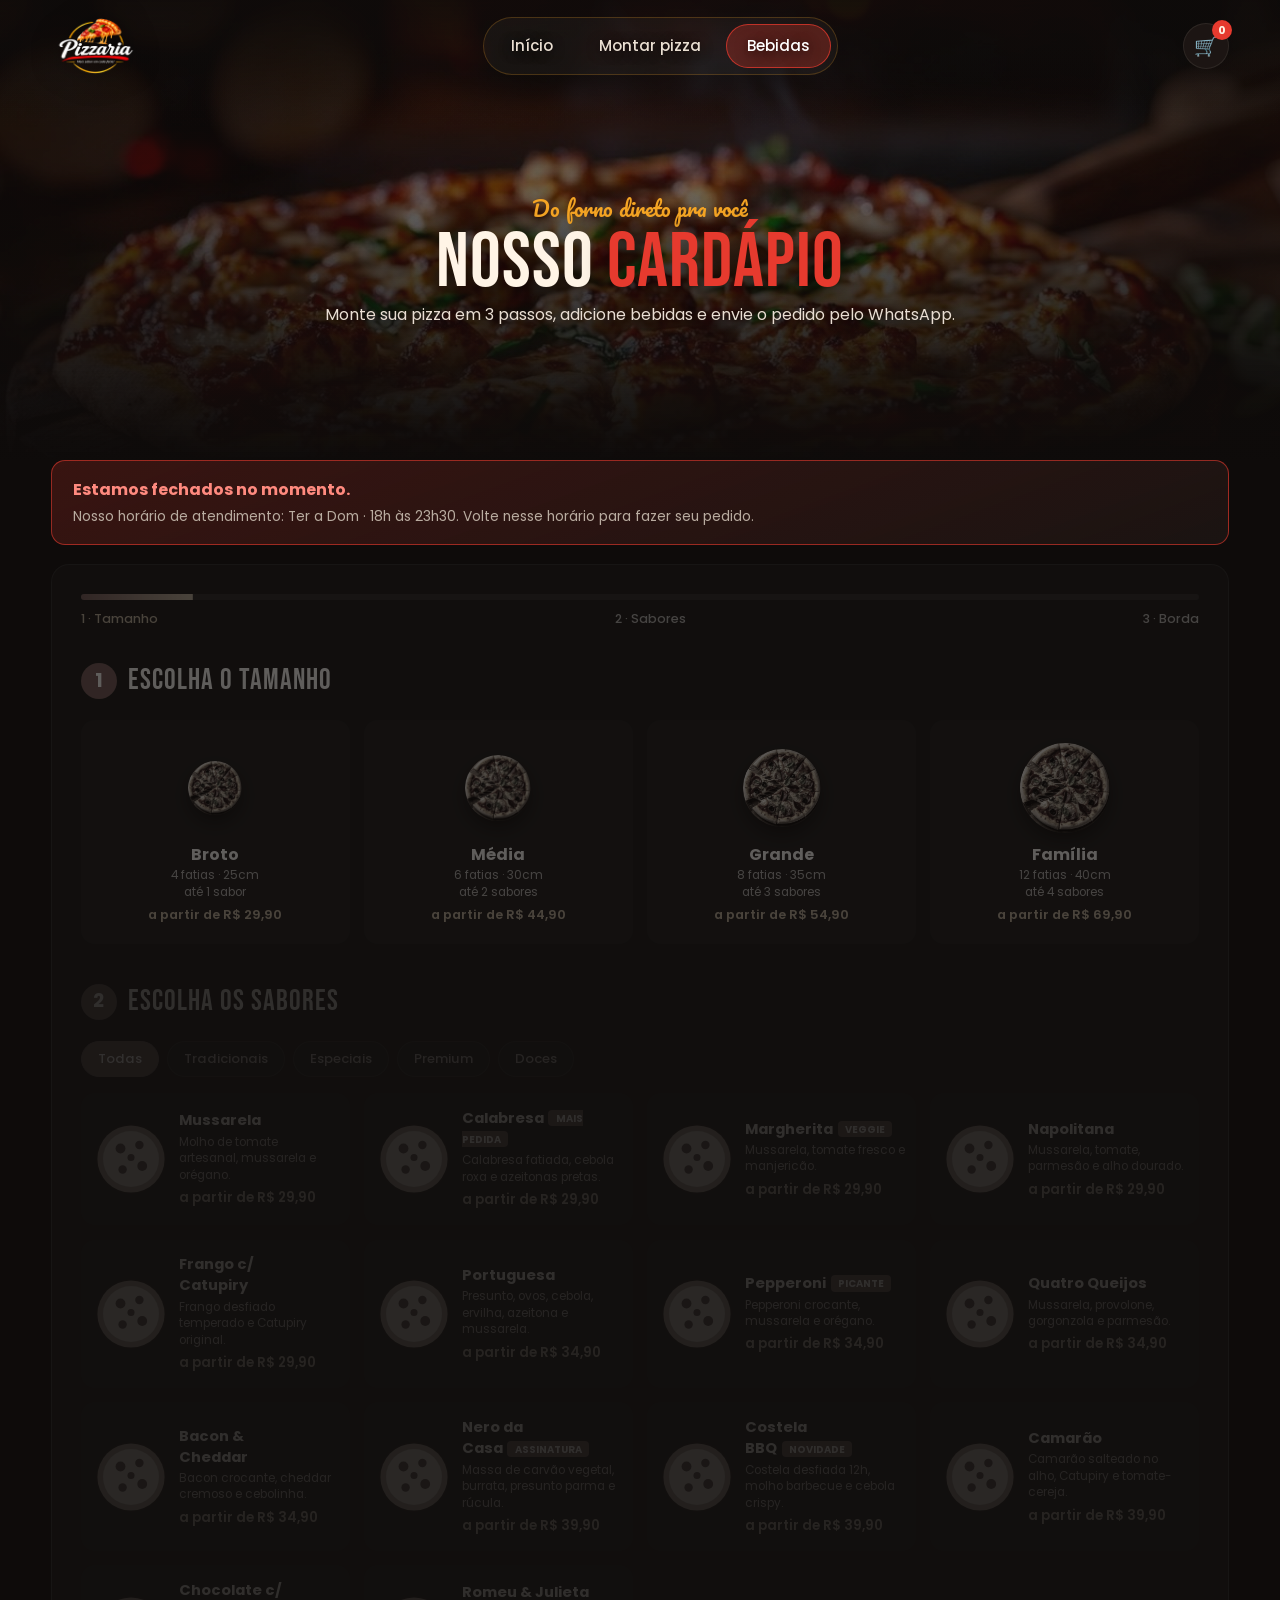
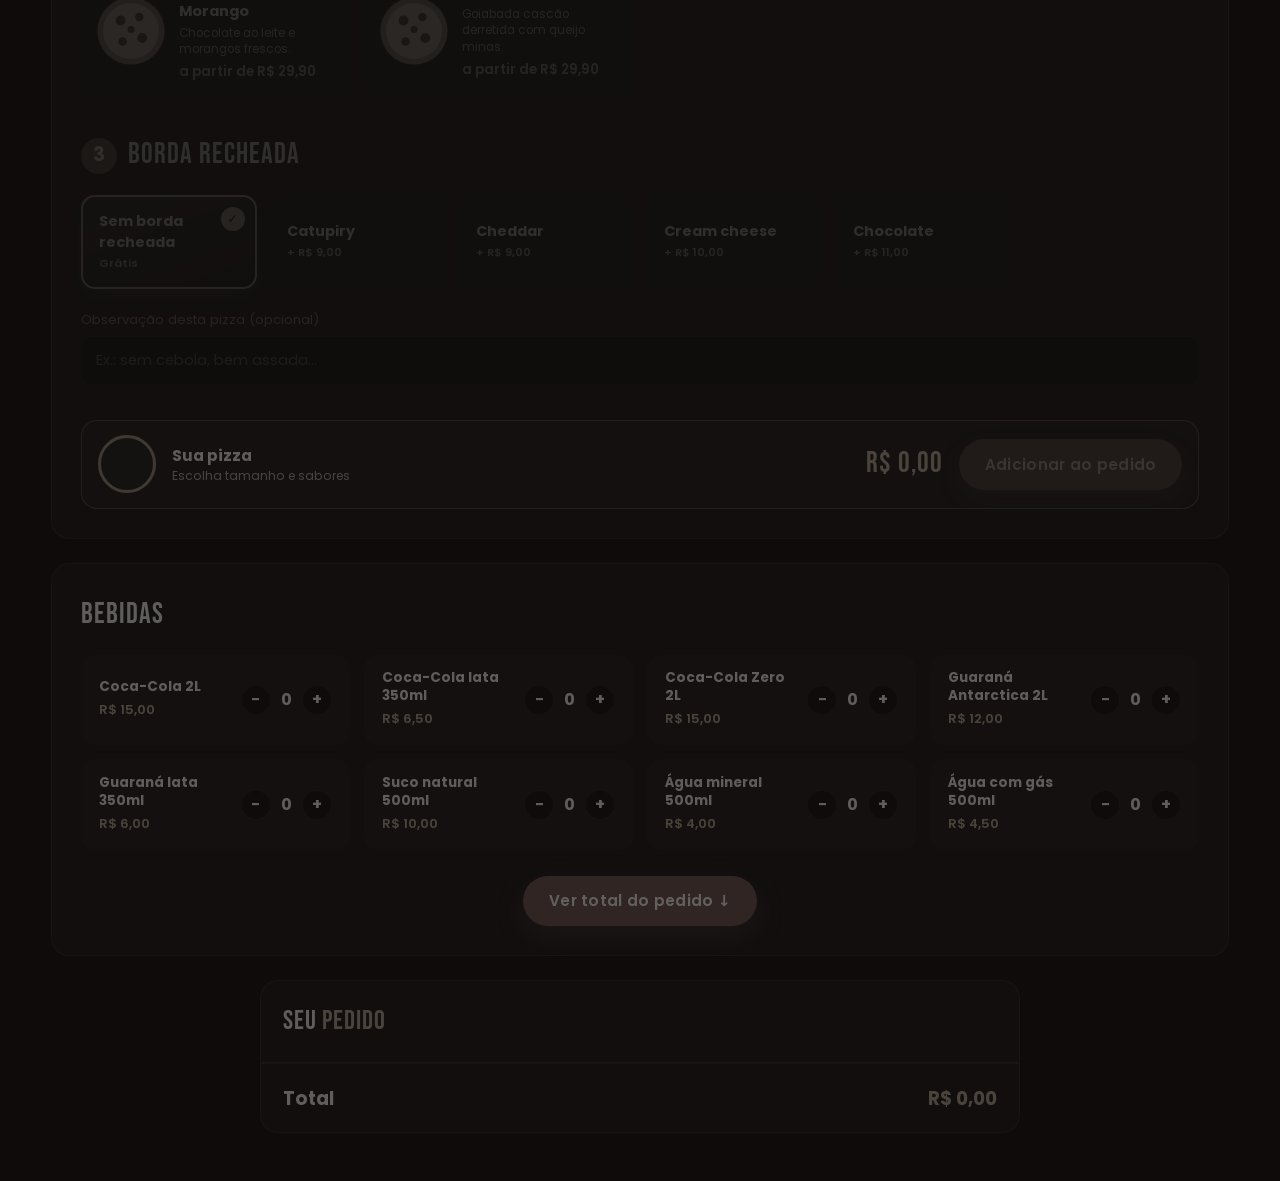
<file: cardapio.html>
<!DOCTYPE html>
<html lang="pt-BR">
<head>
  <meta charset="UTF-8">
  <meta name="viewport" content="width=device-width, initial-scale=1.0">
  <title>Cardápio · Pizzaria</title>
  <meta name="description" content="Monte sua pizza: escolha tamanho, sabores, borda e bebida. Envie o pedido direto pelo WhatsApp.">
  <meta name="theme-color" content="#0e0b0a">
  <link rel="manifest" href="manifest.webmanifest">
  <link rel="icon" type="image/png" sizes="192x192" href="img/icons/icon-192.png">
  <link rel="apple-touch-icon" href="img/icons/apple-touch-icon.png">
  <meta name="apple-mobile-web-app-capable" content="yes">
  <meta name="mobile-web-app-capable" content="yes">
  <meta name="apple-mobile-web-app-title" content="Pizzaria">
  <meta name="apple-mobile-web-app-status-bar-style" content="black">
  <link rel="preconnect" href="https://fonts.googleapis.com">
  <link rel="preconnect" href="https://fonts.gstatic.com" crossorigin>
  <link href="https://fonts.googleapis.com/css2?family=Bebas+Neue&family=Pacifico&family=Poppins:wght@300;400;500;600;700&display=swap" rel="stylesheet">
  <link rel="stylesheet" href="css/style.css">
  <link rel="stylesheet" href="css/cardapio.css">
</head>
<body>

  <header class="header" id="header">
    <div class="container">
      <a href="index.html" class="logo">
        <img src="img/logo.png" alt="Pizzaria" class="logo-img" width="720" height="480">
      </a>
      <nav class="nav" id="nav">
        <a href="index.html">Início</a>
        <a href="#montar" class="active">Montar pizza</a>
        <a href="#bebidas">Bebidas</a>
      </nav>
      <div class="header-actions">
        <button class="cart-btn" id="cartOpen" aria-label="Abrir carrinho">
          🛒 <span class="cart-count" id="cartCount">0</span>
        </button>
        <button class="menu-toggle" id="menuToggle" aria-label="Abrir menu">☰</button>
      </div>
    </div>
  </header>

  <section class="menu-hero">
    <div class="container">
      <p class="script">Do forno direto pra você</p>
      <h1>NOSSO <span class="hl-red">CARDÁPIO</span></h1>
      <p class="muted">Monte sua pizza em 3 passos, adicione bebidas e envie o pedido pelo WhatsApp.</p>
    </div>
  </section>

  <main class="container menu-layout">
    <div class="menu-main">
      <div class="aviso-fechado" id="avisoFechado" role="status" hidden>
        <strong>Estamos fechados no momento.</strong>
        <span>Nosso horário de atendimento: <span class="js-horario"></span>. Volte nesse horário para fazer seu pedido.</span>
      </div>

      <!-- MONTADOR DE PIZZA -->
      <section class="builder" id="montar">
        <div class="steps-bar">
          <div class="progress"><span id="progressFill"></span></div>
          <div class="steps-labels">
            <span class="step-dot active" data-step="1">1 · Tamanho</span>
            <span class="step-dot" data-step="2">2 · Sabores</span>
            <span class="step-dot" data-step="3">3 · Borda</span>
          </div>
        </div>

        <!-- Passo 1 -->
        <div class="step" id="step1">
          <h2 class="step-title"><span>1</span> Escolha o tamanho</h2>
          <div class="sizes" id="sizes"></div>
        </div>

        <!-- Passo 2 -->
        <div class="step" id="step2">
          <h2 class="step-title"><span>2</span> Escolha os sabores <small id="flavorHint"></small></h2>
          <div class="tabs" id="tabs">
            <button class="tab active" data-cat="todas">Todas</button>
            <button class="tab" data-cat="tradicional" id="tradicional">Tradicionais</button>
            <button class="tab" data-cat="especial" id="especial">Especiais</button>
            <button class="tab" data-cat="premium" id="premium">Premium</button>
            <button class="tab" data-cat="doce" id="doce">Doces</button>
          </div>
          <div class="flavors" id="flavors"></div>
        </div>

        <!-- Passo 3 -->
        <div class="step" id="step3">
          <h2 class="step-title" id="bordas"><span>3</span> Borda recheada</h2>
          <div class="borders" id="borders"></div>
          <label class="obs-label" for="pizzaObs">Observação desta pizza (opcional)</label>
          <input class="input" id="pizzaObs" maxlength="120" placeholder="Ex.: sem cebola, bem assada...">
        </div>

        <!-- Resumo da pizza em montagem -->
        <div class="pizza-preview" id="pizzaPreview">
          <div class="mini-pizza" id="miniPizza"></div>
          <div class="pp-info">
            <strong id="ppTitle">Sua pizza</strong>
            <small id="ppDesc">Escolha tamanho e sabores</small>
          </div>
          <div class="pp-price" id="ppPrice">R$ 0,00</div>
          <button class="btn btn-red shine" id="addPizza" disabled>Adicionar ao pedido</button>
        </div>
      </section>

      <!-- BEBIDAS -->
      <section class="drinks-section" id="bebidas">
        <h2 class="step-title">Bebidas</h2>
        <div class="drinks" id="drinks"></div>
        <div class="go-total"><button type="button" class="btn btn-red shine" id="goTotal">Ver total do pedido ↓</button></div>
      </section>
    </div>

    <!-- CARRINHO -->
    <aside class="cart" id="cart" aria-label="Seu pedido">
      <div class="cart-head">
        <h3>SEU <span class="hl">PEDIDO</span></h3>
        <button class="cart-close" id="cartClose" aria-label="Fechar carrinho">✕</button>
      </div>
      <div class="cart-items" id="cartItems"></div>
      <div class="cart-foot">
        <div class="row"><span>Subtotal</span><span id="subtotal">R$ 0,00</span></div>
        <div class="row"><span>Taxa de entrega</span><span id="taxa">R$ 0,00</span></div>
        <div class="row total"><span>Total</span><span id="total">R$ 0,00</span></div>
        <button class="btn btn-gold btn-block shine" id="goCheckout" disabled>Finalizar pedido →</button>
        <button class="clear-cart" id="clearCart">Limpar carrinho</button>
      </div>
    </aside>
  </main>

  <!-- Barra fixa mobile -->
  <div class="mobile-bar" id="mobileBar">
    <div><small><span id="mbCount">0</span> itens</small><strong id="mbTotal">R$ 0,00</strong></div>
    <button class="btn btn-gold btn-sm" id="mbOpen">Ver pedido</button>
  </div>
  <div class="backdrop" id="backdrop"></div>

  <!-- CHECKOUT -->
  <div class="modal" id="checkout" role="dialog" aria-modal="true" aria-labelledby="ckTitle">
    <div class="modal-box">
      <button class="modal-close" id="ckClose" aria-label="Fechar">✕</button>
      <h2 id="ckTitle">FINALIZAR <span class="hl">PEDIDO</span></h2>

      <form id="ckForm" novalidate>
        <fieldset>
          <legend>Seus dados</legend>
          <div class="grid-2">
            <div class="field"><label for="nome">Nome *</label><input class="input" id="nome" name="nome" required autocomplete="name"></div>
            <div class="field"><label for="tel">Telefone / WhatsApp *</label><input class="input" id="tel" name="tel" required inputmode="tel" placeholder="(11) 99999-9999" autocomplete="tel"></div>
          </div>
        </fieldset>

        <fieldset>
          <legend>Entrega ou retirada</legend>
          <div class="seg" id="tipoEntrega">
            <label><input type="radio" name="tipo" value="entrega" checked><span>Entrega</span></label>
            <label><input type="radio" name="tipo" value="retirada"><span>Retirar no balcão</span></label>
          </div>

          <div id="enderecoBox">
            <div class="grid-3">
              <div class="field"><label for="cep">CEP</label><input class="input" id="cep" name="cep" inputmode="numeric" placeholder="00000-000" maxlength="9"><small class="hint" id="cepHint"></small></div>
              <div class="field span-2"><label for="rua">Rua *</label><input class="input" id="rua" name="rua" required autocomplete="address-line1"></div>
            </div>
            <div class="grid-3">
              <div class="field"><label for="numero">Número *</label><input class="input" id="numero" name="numero" required></div>
              <div class="field span-2"><label for="bairro">Bairro *</label><input class="input" id="bairro" name="bairro" required></div>
            </div>
            <div class="grid-2">
              <div class="field"><label for="comp">Complemento</label><input class="input" id="comp" name="comp" placeholder="Apto, bloco..."></div>
              <div class="field"><label for="ref">Ponto de referência</label><input class="input" id="ref" name="ref"></div>
            </div>
          </div>
        </fieldset>

        <fieldset>
          <legend>Forma de pagamento</legend>
          <div class="pay-options">
            <label><input type="radio" name="pagamento" value="Pix" checked><span>Pix</span></label>
            <label><input type="radio" name="pagamento" value="Cartão de crédito"><span>Crédito</span></label>
            <label><input type="radio" name="pagamento" value="Cartão de débito"><span>Débito</span></label>
            <label><input type="radio" name="pagamento" value="Dinheiro"><span>Dinheiro</span></label>
          </div>
          <div class="field" id="trocoBox" hidden>
            <label for="troco">Troco para quanto?</label>
            <input class="input" id="troco" name="troco" inputmode="decimal" placeholder="Ex.: 100 (deixe vazio se não precisar)">
          </div>
          <p class="hint" id="pixInfo"></p>
          <p class="hint" id="cartaoInfo" hidden>A maquininha vai até você na entrega.</p>
        </fieldset>

        <fieldset>
          <legend>Observações</legend>
          <textarea class="input" id="obs" name="obs" rows="2" maxlength="300" placeholder="Algo mais que devemos saber?"></textarea>
        </fieldset>

        <div class="ck-summary" id="ckSummary"></div>

        <button type="submit" class="btn btn-wa btn-block shine">
          <svg viewBox="0 0 24 24" width="20" height="20" fill="currentColor"><path d="M17.5 14.4c-.3-.1-1.7-.8-2-.9-.3-.1-.5-.1-.7.1-.2.3-.8.9-.9 1.1-.2.2-.3.2-.6.1-.3-.1-1.2-.5-2.3-1.4-.9-.8-1.4-1.7-1.6-2-.2-.3 0-.5.1-.6l.4-.5c.1-.2.2-.3.3-.5.1-.2 0-.4 0-.5l-.9-2.2c-.2-.6-.5-.5-.7-.5h-.6c-.2 0-.5.1-.8.4-.3.3-1 1-1 2.5s1.1 2.9 1.2 3.1c.1.2 2.1 3.2 5.1 4.5.7.3 1.3.5 1.7.6.7.2 1.4.2 1.9.1.6-.1 1.7-.7 2-1.4.2-.7.2-1.2.2-1.4-.1-.1-.3-.2-.6-.3zM12 21.8c-1.8 0-3.5-.5-5-1.4l-.4-.2-3.7 1 1-3.6-.2-.4A9.8 9.8 0 1112 21.8zM12 0a12 12 0 00-10.3 18L0 24l6.2-1.6A12 12 0 1012 0z"/></svg>
          Enviar pedido pelo WhatsApp
        </button>
      </form>
    </div>
  </div>

  <div class="toast" id="toast"></div>

  <script src="js/dados.js"></script>
  <script src="js/main.js"></script>
  <script src="js/cardapio.js"></script>
</body>
</html>
</file>
<file: css/style.css>
/* =========================================================
   FORNO NERO PIZZARIA — Estilos base (compartilhado)
   Paleta: carvão + vermelho tomate + dourado + creme + manjericão
   ========================================================= */
:root {
  --bg: #0e0b0a;
  --bg-2: #161110;
  --card: #1c1513;
  --card-2: #241b18;
  --line: rgba(255, 244, 230, .08);
  --red: #e63a2e;
  --red-dark: #b8261c;
  --gold: #f5a524;
  --gold-dark: #d98a0b;
  --cream: #fff4e6;
  --muted: #b9aca0;
  --basil: #3fa34d;
  --radius: 18px;
  --shadow: 0 20px 50px rgba(0, 0, 0, .45);
  --font-title: "Bebas Neue", Impact, sans-serif;
  --font-body: "Poppins", system-ui, sans-serif;
  --font-script: "Pacifico", cursive;
}

* { margin: 0; padding: 0; box-sizing: border-box; }
html { scroll-behavior: smooth; scroll-padding-top: 92px; }
body {
  font-family: var(--font-body);
  background: var(--bg);
  color: var(--cream);
  line-height: 1.6;
  overflow-x: hidden;
}
img { max-width: 100%; display: block; }
a { color: inherit; text-decoration: none; }
button { font-family: inherit; cursor: pointer; border: 0; }
.container { width: min(1200px, 92%); margin-inline: auto; }
.hl { color: var(--gold); }
.hl-red { color: var(--red); }

/* ---------- Botões ---------- */
.btn {
  position: relative;
  display: inline-flex; align-items: center; gap: .55rem;
  padding: .85rem 1.6rem;
  border-radius: 999px;
  font-weight: 600; font-size: .95rem; letter-spacing: .3px;
  overflow: hidden;
  transition: transform .25s ease, box-shadow .25s ease, background .25s;
}
.btn:hover { transform: translateY(-3px); }
.btn-red { background: var(--red); color: #fff; box-shadow: 0 10px 25px rgba(230, 58, 46, .35); }
.btn-red:hover { background: var(--red-dark); box-shadow: 0 14px 30px rgba(230, 58, 46, .5); }
.btn-gold { background: var(--gold); color: #1a1008; box-shadow: 0 10px 25px rgba(245, 165, 36, .3); }
.btn-gold:hover { background: var(--gold-dark); }
.btn-ghost { border: 1.5px solid rgba(255, 244, 230, .35); color: var(--cream); background: transparent; }
.btn-ghost:hover { border-color: var(--gold); color: var(--gold); }
.btn-sm { padding: .55rem 1.1rem; font-size: .82rem; }
.btn-block { width: 100%; justify-content: center; }

/* Animação 10 — Brilho que atravessa (shine sweep) */
/* anima só transform (GPU), sem recalcular layout a cada quadro */
.shine::after {
  content: ""; position: absolute; top: 0; left: 0;
  width: 50%; height: 100%; pointer-events: none;
  background: linear-gradient(120deg, transparent, rgba(255, 255, 255, .45), transparent);
  transform: translateX(-150%) skewX(-20deg);
  animation: shine 4s ease-in-out infinite;
}
@keyframes shine { 0%, 70% { transform: translateX(-150%) skewX(-20deg); } 100% { transform: translateX(260%) skewX(-20deg); } }

/* Animação 25 — Onda no clique (ripple) */
.ripple-wave {
  position: absolute; border-radius: 50%;
  background: rgba(255, 255, 255, .45);
  transform: scale(0); pointer-events: none;
  animation: ripple .6s ease-out forwards;
}
@keyframes ripple { to { transform: scale(4); opacity: 0; } }

/* Transparente sobre a foto; ganha fundo escuro só depois de rolar a página */
.header {
  position: fixed; top: 0; left: 0; right: 0; z-index: 50;
  background: transparent;
  border-bottom: 1px solid transparent;
  transition: background .3s, border-color .3s;
}
.header.scrolled { background: rgba(14, 11, 10, .96); border-bottom-color: rgba(245, 165, 36, .2); }
.logo, .nav a, .header-actions .btn { text-shadow: 0 2px 12px rgba(0, 0, 0, .65); }
.header-actions .btn { text-shadow: none; }
/* quando o menu do celular está aberto, a barra também fica escura */
.header:has(.nav.open) { background: rgba(14, 11, 10, .96); }
/* Barra do topo no padrão aldemgestao: 92px, logo | menu | ação */
.header .container { display: flex; align-items: center; justify-content: space-between; height: 92px; padding: 0; gap: 32px; }
.logo { display: flex; align-items: center; gap: .6rem; transition: transform .2s, filter .2s; }
.logo:hover, .logo:focus-visible { transform: translateY(-1px); filter: drop-shadow(0 0 10px rgba(245, 165, 36, .55)); }
.logo-img { height: 58px; width: auto; display: block; filter: drop-shadow(0 4px 14px rgba(0, 0, 0, .55)); }
.footer .logo-img { height: 90px; }
@media (max-width: 900px) { .logo-img { height: 48px; } }
.logo-icon {
  width: 44px; height: 44px; border-radius: 50%;
  display: grid; place-items: center; font-size: 1.5rem;
  background: radial-gradient(circle at 30% 30%, var(--gold), var(--red));
  box-shadow: 0 0 0 3px rgba(245, 165, 36, .2);
}
.logo-text { line-height: 1; }
.logo-text strong { font-family: var(--font-title); font-size: 1.7rem; letter-spacing: 1.5px; display: block; }
.logo-text span { font-size: .62rem; letter-spacing: 3px; color: var(--gold); text-transform: uppercase; }

/* Menu em "pílula": só os links ficam dentro da barra arredondada */
.nav {
  display: flex; align-items: center; gap: 4px; padding: 6px;
  border-radius: 999px; border: 1px solid rgba(245, 165, 36, .22);
  background: rgba(255, 244, 230, .04);
}
.nav a {
  padding: 9px 20px; font-size: 15px; font-weight: 500; border-radius: 999px;
  border: 1px solid transparent; color: #eadfd2;
  transition: color .2s, background .2s, border-color .2s;
}
.nav a:hover { color: #fff; background: rgba(255, 244, 230, .07); }
.nav a.active { color: #fff; background: rgba(230, 58, 46, .28); border-color: rgba(230, 58, 46, .75); }
@media (max-width: 1080px) { .nav a { padding: 9px 14px; } }

.header-actions { display: flex; align-items: center; gap: .8rem; }
.header-actions .btn { height: 48px; padding: 0 24px; }
.menu-toggle {
  display: none; width: 46px; height: 46px; align-items: center; justify-content: center;
  background: rgba(245, 165, 36, .1); color: var(--cream); font-size: 1.4rem;
  border: 1px solid var(--gold); border-radius: 12px;
}

/* ---------- Animações de entrada (reveal ao rolar) ---------- */
/* Animação 02 — Subir e aparecer */
.reveal { opacity: 0; transform: translateY(28px); transition: opacity .7s ease, transform .7s ease; }
.reveal.show { opacity: 1; transform: none; }
/* Animação 06 — Deslizar da lateral */
.reveal-left { opacity: 0; transform: translateX(-40px); transition: all .8s ease; }
.reveal-right { opacity: 0; transform: translateX(40px); transition: all .8s ease; }
.reveal-left.show, .reveal-right.show { opacity: 1; transform: none; }
/* Animação 05 — Cascata (stagger via --i) */
.stagger > * { transition-delay: calc(var(--i, 0) * 90ms) !important; }
/* Animação 04 — Entrar crescendo (spring) */
@keyframes popIn { 0% { transform: scale(0); opacity: 0; } 70% { transform: scale(1.12); opacity: 1; } 100% { transform: scale(1); } }
/* Animação 13 — Flutuar */
@keyframes float { 0%, 100% { transform: translateY(0); } 50% { transform: translateY(-14px); } }
/* Animação 08 — Girar */
@keyframes spin { to { transform: rotate(360deg); } }
/* Animação 07 — Pulsar */
@keyframes pulse { 0% { box-shadow: 0 0 0 0 rgba(230, 58, 46, .6); } 100% { box-shadow: 0 0 0 22px rgba(230, 58, 46, 0); } }
/* Animação 01 — Aparecer */
@keyframes fadeIn { from { opacity: 0; } to { opacity: 1; } }
@keyframes fadeUp { from { opacity: 0; transform: translateY(30px); } to { opacity: 1; transform: none; } }

/* ---------- Footer ---------- */
.footer { background: #080606; border-top: 1px solid var(--line); padding: 4rem 0 1.5rem; margin-top: 4rem; }
.footer-grid { display: grid; grid-template-columns: 1.4fr 1fr 1fr 1.3fr; gap: 2.5rem; }
.footer h4 { color: var(--gold); font-size: .85rem; letter-spacing: 1.5px; text-transform: uppercase; margin-bottom: 1rem; }
.footer p, .footer li { color: var(--muted); font-size: .9rem; }
.footer ul { list-style: none; display: grid; gap: .45rem; }
.footer ul a:hover { color: var(--gold); }
.socials { display: flex; gap: .6rem; margin-top: 1.2rem; }
.socials a {
  width: 38px; height: 38px; border-radius: 50%; display: grid; place-items: center;
  border: 1px solid var(--line); transition: all .3s;
}
.socials a:hover { background: var(--red); border-color: var(--red); transform: translateY(-4px) rotate(8deg); }
.socials svg { width: 17px; height: 17px; fill: currentColor; }
.footer-bottom {
  margin-top: 3rem; padding-top: 1.5rem; border-top: 1px solid var(--line);
  display: flex; justify-content: space-between; flex-wrap: wrap; gap: 1rem; color: var(--muted); font-size: .82rem;
}
.pay-badges { display: flex; gap: .4rem; flex-wrap: wrap; }
.pay-badges span { background: var(--cream); color: #222; font-weight: 700; font-size: .7rem; padding: .2rem .55rem; border-radius: 5px; }

/* Botão flutuante WhatsApp */
.wa-float {
  position: fixed; right: 22px; bottom: 22px; z-index: 60;
  width: 58px; height: 58px; border-radius: 50%;
  background: #25d366; display: grid; place-items: center;
  box-shadow: 0 10px 25px rgba(37, 211, 102, .4);
}
/* pulso via transform/opacity (leve) em vez de box-shadow animado */
.wa-float::before {
  content: ""; position: absolute; inset: 0; border-radius: 50%; background: #25d366; z-index: -1;
  animation: ringPulse 2s ease-out infinite;
}
.wa-float svg { width: 30px; height: 30px; fill: #fff; }
@keyframes ringPulse { from { transform: scale(1); opacity: .6; } to { transform: scale(1.6); opacity: 0; } }

/* Pausa animações de seções fora da tela (classe aplicada via JS) */
.offscreen, .offscreen *, .offscreen *::before, .offscreen *::after,
.offscreen::before, .offscreen::after { animation-play-state: paused !important; }

/* Toast */
.toast {
  position: fixed; left: 50%; bottom: 30px; z-index: 200;
  transform: translate(-50%, 200%);
  opacity: 0; visibility: hidden; pointer-events: none;
  background: var(--card-2); border: 1px solid var(--gold); color: var(--cream);
  padding: .9rem 1.4rem; border-radius: 12px; box-shadow: var(--shadow);
  font-size: .92rem; transition: transform .45s cubic-bezier(.2, 1.4, .4, 1);
}
.toast.show { transform: translate(-50%, 0); opacity: 1; visibility: visible; }

/* ---------- Responsivo base ---------- */
@media (max-width: 900px) {
  .header .container { height: 76px; gap: 16px; }
  /* menu abre como painel logo abaixo da barra */
  .nav {
    display: none; position: absolute; top: 100%; left: 0; right: 0;
    flex-direction: column; align-items: stretch; gap: 0; padding: 8px 28px 20px; border-radius: 0;
    background: var(--bg-2); border: 0; border-top: 1px solid var(--line); border-bottom: 1px solid rgba(245, 165, 36, .2);
  }
  .nav.open { display: flex; }
  .nav a { padding: 14px 0; font-size: 16px; border-radius: 0; border: 0; border-bottom: 1px solid var(--line); }
  .nav a:hover { background: none; }
  .nav a.active { background: none; border-color: var(--line); color: var(--gold); }
  .menu-toggle { display: inline-flex; }
  .footer-grid { grid-template-columns: 1fr 1fr; }
}
@media (max-width: 560px) {
  .header-actions .btn { display: none; }
  .footer-grid { grid-template-columns: 1fr; }
}

/* Respeita a preferência de movimento reduzido do dispositivo */
@media (prefers-reduced-motion: reduce) {
  *, *::before, *::after { animation-duration: .01ms !important; animation-iteration-count: 1 !important; transition-duration: .01ms !important; }
  .reveal, .reveal-left, .reveal-right { opacity: 1; transform: none; }
}

/* Crédito do desenvolvedor no rodapé */
.dev-credit {
  display: flex; align-items: center; gap: .7rem;
  color: var(--muted); font-size: .82rem;
}
.dev-credit img { height: 30px; width: auto; display: block; opacity: .85; transition: opacity .25s, transform .25s; }
.dev-credit a:hover img { opacity: 1; transform: translateY(-2px); }

/* Evita rolagem lateral no celular: nada pode ultrapassar a largura da tela */
html, body { max-width: 100%; overflow-x: clip; }
img, svg, video { max-width: 100%; }
</file>
<file: css/cardapio.css>
/* =========================================================
   CARDÁPIO / MONTADOR DE PEDIDO
   ========================================================= */
.muted { color: var(--muted); }
[id] { scroll-margin-top: 100px; }

.menu-hero {
  position: relative; overflow: hidden; isolation: isolate;
  text-align: center; padding: calc(92px + 3rem) 0 5rem;
  min-height: 460px; display: grid; align-items: center;
}
/* Foto de fundo (p3.jpg) com zoom lento */
.menu-hero::before {
  content: ""; position: absolute; inset: 0; z-index: -2;
  background: url("../img/p3.jpg") center 65% / cover no-repeat;
  will-change: transform;

}
/* Camada escura para leitura do texto + fusão com o fundo da página */
.menu-hero::after {
  content: ""; position: absolute; inset: 0; z-index: -1;
  background:
    linear-gradient(180deg, rgba(14, 11, 10, .75) 0%, rgba(14, 11, 10, 0) 28%),
    radial-gradient(ellipse at center, rgba(14, 11, 10, .55) 0%, rgba(14, 11, 10, .8) 70%),
    linear-gradient(180deg, rgba(14, 11, 10, .3) 0%, transparent 40%, var(--bg) 100%);
}
@keyframes kenBurns { from { transform: scale(1); } to { transform: scale(1.04); } }
.menu-hero h1, .menu-hero .script { text-shadow: 0 4px 25px rgba(0, 0, 0, .7); }
.menu-hero p.muted { color: #e9ded3; text-shadow: 0 2px 12px rgba(0, 0, 0, .8); }
.hours { background: rgba(28, 21, 19, .88) !important; }
@media (max-width: 700px) { .menu-hero { min-height: 340px; padding: calc(76px + 2rem) 0 3.5rem; } }
.menu-hero .script { font-family: var(--font-script); color: var(--gold); font-size: 1.3rem; animation: fadeUp .7s both; }
.menu-hero h1 { font-family: var(--font-title); font-weight: 400; font-size: clamp(3rem, 7vw, 4.8rem); line-height: 1; letter-spacing: 1px; animation: fadeUp .7s .1s both; }
.menu-hero p.muted { animation: fadeUp .7s .2s both; }
.hours { display: inline-flex; align-items: center; gap: .5rem; margin-top: 1rem; font-size: .82rem; padding: .35rem .9rem; border-radius: 999px; background: var(--card); border: 1px solid var(--line); animation: fadeUp .7s .3s both; }
.hours .dot { width: 9px; height: 9px; border-radius: 50%; background: var(--basil); box-shadow: 0 0 0 0 rgba(63, 163, 77, .6); animation: pulseDot 1.6s infinite; }
.hours .dot.closed { background: var(--red); animation: none; }
@keyframes pulseDot { to { box-shadow: 0 0 0 9px rgba(63, 163, 77, 0); } }

.menu-layout { display: grid; grid-template-columns: 1fr 370px; gap: 2rem; align-items: start; padding-bottom: 3rem; }

/* ---------- Carrinho no header ---------- */
.cart-btn {
  position: relative; background: var(--card); border: 1px solid var(--line); color: var(--cream);
  width: 46px; height: 46px; border-radius: 50%; font-size: 1.2rem;
}
.cart-count {
  position: absolute; top: -4px; right: -4px; min-width: 20px; height: 20px; padding: 0 5px;
  border-radius: 999px; background: var(--red); font-size: .7rem; font-weight: 700; display: grid; place-items: center;
}
.cart-count.bump { animation: popIn .45s cubic-bezier(.2, 1.4, .4, 1); }

/* ---------- Montador ---------- */
.builder, .drinks-section { background: var(--card); border: 1px solid var(--line); border-radius: var(--radius); padding: 1.8rem; }
.drinks-section { margin-top: 1.5rem; }

/* Animação 11 — Barra de progresso */
.steps-bar { margin-bottom: 1.8rem; }
.progress { height: 6px; border-radius: 99px; background: rgba(255, 255, 255, .07); overflow: hidden; }
.progress span { display: block; height: 100%; width: 100%; background: linear-gradient(90deg, var(--red), var(--gold)); transform: scaleX(0); transform-origin: left; transition: transform .5s ease; }
.steps-labels { display: flex; justify-content: space-between; margin-top: .6rem; font-size: .78rem; color: var(--muted); font-weight: 500; }
.step-dot.active { color: var(--gold); }
.step-dot.done { color: var(--cream); }

.step { margin-bottom: 2.2rem; }
.step.locked { opacity: .4; pointer-events: none; filter: grayscale(.5); }
.step-title { display: flex; align-items: center; gap: .7rem; flex-wrap: wrap; font-family: var(--font-title); font-weight: 400; font-size: 1.8rem; letter-spacing: 1px; margin-bottom: 1rem; }
.step-title > span { width: 36px; height: 36px; border-radius: 50%; display: grid; place-items: center; background: var(--red); font-size: 1.2rem; font-family: var(--font-body); font-weight: 700; }
.step-title small { font-family: var(--font-body); font-size: .8rem; color: var(--muted); letter-spacing: 0; }

/* Cards de seleção genéricos */
.opt {
  position: relative; background: var(--card-2); border: 2px solid transparent; border-radius: 14px;
  color: var(--cream); text-align: left; transition: all .3s ease;
}
.opt:hover { border-color: rgba(245, 165, 36, .4); transform: translateY(-3px); }
.opt.selected { border-color: var(--gold); background: linear-gradient(160deg, rgba(245, 165, 36, .14), var(--card-2)); box-shadow: 0 10px 25px rgba(245, 165, 36, .15); }
.opt .check {
  position: absolute; top: 10px; right: 10px; width: 24px; height: 24px; border-radius: 50%;
  background: var(--gold); color: #1a1008; font-size: .8rem; font-weight: 800; display: grid; place-items: center;
  transform: scale(0); transition: transform .35s cubic-bezier(.2, 1.5, .4, 1);
}
.opt.selected .check { transform: scale(1); }

/* Tamanhos */
.sizes { display: grid; grid-template-columns: repeat(4, 1fr); gap: .9rem; }
.size { padding: 1.1rem .8rem; text-align: center; }
.size .s-wrap { height: 96px; display: grid; place-items: center; margin-bottom: .4rem; }
.size .s-circle { display: block; object-fit: cover; border-radius: 50%; box-shadow: 0 8px 18px rgba(0, 0, 0, .55); transition: transform .4s; }
.size:hover .s-circle, .size.selected .s-circle { transform: rotate(40deg) scale(1.05); }
.size strong { display: block; font-size: 1rem; }
.size small { color: var(--muted); font-size: .74rem; display: block; }
.size .s-from { color: var(--gold); font-weight: 600; font-size: .8rem; margin-top: .3rem; }

/* Abas */
.tabs { display: flex; gap: .5rem; flex-wrap: wrap; margin-bottom: 1rem; }
.tab { padding: .45rem 1rem; border-radius: 999px; background: var(--card-2); color: var(--muted); font-size: .82rem; font-weight: 500; border: 1px solid var(--line); transition: all .25s; }
.tab:hover { color: var(--cream); }
.tab.active { background: var(--red); color: #fff; border-color: var(--red); }

/* Sabores */
.flavors { display: grid; grid-template-columns: repeat(auto-fill, minmax(230px, 1fr)); gap: .9rem; }
.flavor { display: flex; gap: .8rem; padding: .8rem; align-items: center; animation: fadeUp .45s both; animation-delay: calc(var(--i, 0) * 50ms); }
.flavor img { width: 70px; height: 70px; border-radius: 50%; object-fit: cover; flex-shrink: 0; background: #2a1f1a; transition: transform .6s; }
.flavor:hover img { transform: rotate(30deg); }
.flavor h4 { font-size: .92rem; padding-right: 22px; }
.flavor p { font-size: .74rem; color: var(--muted); line-height: 1.4; margin: .15rem 0 .3rem; }
.flavor .f-price { color: var(--gold); font-weight: 600; font-size: .82rem; }
.flavor .f-tag { font-size: .62rem; font-weight: 700; text-transform: uppercase; background: var(--red); padding: .1rem .45rem; border-radius: 4px; margin-left: .3rem; vertical-align: middle; }
.flavor.disabled { opacity: .45; }
.flavor .fraction { position: absolute; bottom: 8px; right: 10px; font-size: .7rem; font-weight: 700; color: var(--gold); }

/* Bordas */
.borders { display: grid; grid-template-columns: repeat(auto-fill, minmax(170px, 1fr)); gap: .8rem; margin-bottom: 1.2rem; }
.border-opt { padding: .9rem 1rem; }
.border-opt strong { display: block; font-size: .9rem; }
.border-opt small { color: var(--gold); font-weight: 600; }
.obs-label { font-size: .82rem; color: var(--muted); display: block; margin-bottom: .4rem; }

/* Inputs */
.input {
  width: 100%; background: #120d0b; border: 1.5px solid var(--line); color: var(--cream);
  border-radius: 10px; padding: .75rem .9rem; font: inherit; font-size: .9rem; transition: border-color .25s, box-shadow .25s;
}
.input:focus { outline: none; border-color: var(--gold); box-shadow: 0 0 0 4px rgba(245, 165, 36, .12); }
.input.invalid { border-color: var(--red); animation: shake .35s; }
@keyframes shake { 25% { transform: translateX(-5px); } 75% { transform: translateX(5px); } }
textarea.input { resize: vertical; }

/* Preview da pizza montada */
.pizza-preview {
  position: sticky; bottom: 12px; z-index: 5;
  display: grid; grid-template-columns: auto 1fr auto auto; align-items: center; gap: 1rem;
  background: rgba(36, 27, 24, .98);
  border: 1px solid rgba(245, 165, 36, .3); border-radius: 16px; padding: .9rem 1rem; box-shadow: var(--shadow);
}
.mini-pizza {
  width: 58px; height: 58px; border-radius: 50%; position: relative; overflow: hidden;
  background: #2a1f1a; border: 3px solid #d98a0b; transition: transform .6s;
}
.mini-pizza.spin { animation: spin 1s cubic-bezier(.2, .8, .2, 1); }
.mini-pizza .slice { position: absolute; inset: 0; background-size: cover; background-position: center; }
.pp-info strong { display: block; font-size: .95rem; }
.pp-info small { color: var(--muted); font-size: .76rem; display: block; line-height: 1.35; }
.pp-price { font-family: var(--font-title); font-size: 1.8rem; color: var(--gold); letter-spacing: 1px; }
.btn:disabled { opacity: .45; cursor: not-allowed; transform: none !important; }

/* Bebidas */
.drinks { display: grid; grid-template-columns: repeat(auto-fill, minmax(220px, 1fr)); gap: .9rem; }
.drink { display: flex; align-items: center; gap: .8rem; padding: .8rem 1rem; background: var(--card-2); border-radius: 14px; border: 2px solid transparent; transition: border-color .3s; }
.drink.has { border-color: var(--gold); }
.drink .d-info { flex: 1; }
.drink strong { display: block; font-size: .85rem; line-height: 1.3; }
.drink small { color: var(--gold); font-weight: 600; font-size: .8rem; }
.qty { display: flex; align-items: center; gap: .4rem; }
.qty button { width: 30px; height: 30px; border-radius: 50%; background: #120d0b; color: var(--cream); font-size: 1rem; font-weight: 700; border: 1px solid var(--line); transition: all .2s; }
.qty button:hover { background: var(--red); border-color: var(--red); }
.qty span { min-width: 18px; text-align: center; font-weight: 700; }

/* ---------- Carrinho ---------- */
.cart {
  position: sticky; top: 95px;
  background: var(--card); border: 1px solid var(--line); border-radius: var(--radius);
  display: flex; flex-direction: column; max-height: calc(100vh - 115px);
}
.cart-head { display: flex; justify-content: space-between; align-items: center; padding: 1.2rem 1.4rem; border-bottom: 1px solid var(--line); }
.cart-head h3 { font-family: var(--font-title); font-weight: 400; font-size: 1.7rem; letter-spacing: 1px; }
.cart-close { display: none; background: none; color: var(--cream); font-size: 1.3rem; }
.cart-items { flex: 1; overflow-y: auto; padding: 1rem 1.4rem; display: grid; gap: .8rem; align-content: start; min-height: 120px; }
.cart-empty { text-align: center; color: var(--muted); font-size: .88rem; padding: 1.5rem 0; }
.cart-empty span { font-size: 3rem; display: block; animation: float 3s ease-in-out infinite; }
.cart-item { display: grid; grid-template-columns: 1fr auto; gap: .3rem .8rem; padding-bottom: .8rem; border-bottom: 1px dashed var(--line); animation: slideIn .4s ease both; }
@keyframes slideIn { from { opacity: 0; transform: translateX(30px); } to { opacity: 1; transform: none; } }
.cart-item strong { font-size: .88rem; }
.cart-item .ci-desc { grid-column: 1 / -1; color: var(--muted); font-size: .76rem; line-height: 1.4; }
.cart-item .ci-price { color: var(--gold); font-weight: 600; font-size: .88rem; }
.cart-item .ci-actions { grid-column: 1 / -1; display: flex; justify-content: space-between; align-items: center; }
.cart-item .qty button { width: 26px; height: 26px; font-size: .9rem; }
.ci-remove { background: none; color: var(--muted); font-size: .76rem; text-decoration: underline; }
.ci-remove:hover { color: var(--red); }
.cart-foot { padding: 1.2rem 1.4rem; border-top: 1px solid var(--line); display: grid; gap: .45rem; }
.cart-foot .row { display: flex; justify-content: space-between; font-size: .88rem; color: var(--muted); }
.cart-foot .total { color: var(--cream); font-weight: 700; font-size: 1.15rem; margin: .3rem 0 .6rem; }
.cart-foot .total span:last-child { color: var(--gold); }
.min-warn { font-size: .75rem; color: var(--gold); text-align: center; }
.clear-cart { background: none; color: var(--muted); font-size: .78rem; margin-top: .2rem; }
.clear-cart:hover { color: var(--red); }

.mobile-bar, .backdrop { display: none; }

/* ---------- Modal checkout ---------- */
.modal { position: fixed; inset: 0; z-index: 100; display: grid; place-items: center; padding: 1rem; background: rgba(0, 0, 0, .8); opacity: 0; visibility: hidden; transition: all .3s; }
.modal.open { opacity: 1; visibility: visible; }
.modal-box {
  position: relative; width: min(680px, 100%); max-height: 92vh; overflow-y: auto;
  background: var(--bg-2); border: 1px solid var(--line); border-radius: 22px; padding: 2rem;
  transform: translateY(40px) scale(.96); transition: transform .45s cubic-bezier(.2, 1.3, .4, 1);
}
.modal.open .modal-box { transform: none; }
.modal-close { position: absolute; top: 1rem; right: 1rem; width: 36px; height: 36px; border-radius: 50%; background: var(--card-2); color: var(--cream); font-size: 1rem; }
.modal-box h2 { font-family: var(--font-title); font-weight: 400; font-size: 2.2rem; letter-spacing: 1px; margin-bottom: 1rem; }
fieldset { border: 0; margin-bottom: 1.3rem; }
legend { font-weight: 600; font-size: .95rem; margin-bottom: .7rem; }
.field { display: grid; gap: .3rem; margin-bottom: .7rem; }
.field label { font-size: .8rem; color: var(--muted); }
.grid-2 { display: grid; grid-template-columns: 1fr 1fr; gap: .8rem; }
.grid-3 { display: grid; grid-template-columns: 1fr 1fr 1fr; gap: .8rem; }
.span-2 { grid-column: span 2; }
.hint { font-size: .76rem; color: var(--gold); }

.seg, .pay-options { display: grid; gap: .6rem; margin-bottom: .9rem; }
.seg { grid-template-columns: 1fr 1fr; }
.pay-options { grid-template-columns: repeat(4, 1fr); }
.seg input, .pay-options input { position: absolute; opacity: 0; pointer-events: none; }
.seg span, .pay-options span {
  display: block; text-align: center; padding: .75rem .5rem; border-radius: 10px; cursor: pointer;
  background: var(--card-2); border: 2px solid transparent; font-size: .85rem; font-weight: 500; transition: all .25s;
}
.seg label, .pay-options label { position: relative; }
.seg input:checked + span, .pay-options input:checked + span { border-color: var(--gold); color: var(--gold); background: rgba(245, 165, 36, .1); }
.seg input:focus-visible + span, .pay-options input:focus-visible + span { outline: 2px solid var(--gold); outline-offset: 2px; }

.ck-summary { background: var(--card); border: 1px dashed rgba(245, 165, 36, .35); border-radius: 12px; padding: 1rem 1.2rem; margin-bottom: 1.2rem; font-size: .85rem; }
.ck-summary .row { display: flex; justify-content: space-between; color: var(--muted); }
.ck-summary .total { color: var(--cream); font-weight: 700; font-size: 1.05rem; margin-top: .4rem; }
.ck-summary .total span:last-child { color: var(--gold); }
.btn-wa { background: #25d366; color: #fff; font-size: 1rem; padding: 1rem; box-shadow: 0 10px 25px rgba(37, 211, 102, .3); }
.btn-wa:hover { background: #1ebe5a; }

/* ---------- Responsivo ---------- */
@media (max-width: 1000px) {
  .menu-layout { grid-template-columns: 1fr; }
  .cart {
    position: fixed; top: 0; right: 0; bottom: 0; z-index: 90; width: min(400px, 100%);
    max-height: none; border-radius: 0; transform: translateX(100%); transition: transform .4s ease;
  }
  .cart.open { transform: none; }
  .cart-close { display: block; }
  .backdrop { display: block; position: fixed; inset: 0; z-index: 80; background: rgba(0, 0, 0, .6); opacity: 0; visibility: hidden; transition: all .3s; }
  .backdrop.show { opacity: 1; visibility: visible; }
  .mobile-bar {
    position: fixed; left: 0; right: 0; bottom: 0; z-index: 70;
    display: flex; justify-content: space-between; align-items: center; padding: .8rem 1.2rem;
    background: rgba(22, 17, 16, .97); border-top: 1px solid var(--line);
    transform: translateY(100%); transition: transform .4s cubic-bezier(.2, 1.2, .4, 1);
  }
  .mobile-bar.show { transform: none; }
  .mobile-bar small { color: var(--muted); font-size: .75rem; display: block; }
  .mobile-bar strong { color: var(--gold); font-size: 1.15rem; }
  body { padding-bottom: 80px; }
  .pizza-preview { bottom: 80px; }
}
@media (max-width: 700px) {
  .sizes { grid-template-columns: repeat(2, 1fr); }
  .builder, .drinks-section { padding: 1.2rem; }
  .pizza-preview { grid-template-columns: auto 1fr auto; }
  .pizza-preview .btn { grid-column: 1 / -1; justify-content: center; }
  .pay-options { grid-template-columns: 1fr 1fr; }
  .grid-2, .grid-3 { grid-template-columns: 1fr; }
  .span-2 { grid-column: auto; }
  .modal { padding: 0; align-items: end; }
  .modal-box { border-radius: 22px 22px 0 0; padding: 1.5rem 1.2rem; max-height: 94vh; }
}

/* Carrinho vazio: só o título; itens e totais aparecem quando houver seleção */
.cart.vazio .cart-items { display: none; }
.cart.vazio .cart-foot .row:not(.total), .cart.vazio .cart-foot .btn,
.cart.vazio .cart-foot .clear-cart, .cart.vazio .cart-foot .min-warn { display: none; }
.cart.vazio .cart-foot .total { margin: 0; }

/* ---------- Fora do horário: cardápio apagado e bloqueado ---------- */
.builder, .drinks-section, .cart { transition: opacity .4s, filter .4s; }
.menu-layout.fechado .builder,
.menu-layout.fechado .drinks-section,
.menu-layout.fechado .cart {
  opacity: .35; filter: grayscale(.85); pointer-events: none; user-select: none;
}
.aviso-fechado {
  display: flex; flex-direction: column; gap: .2rem; margin-bottom: 1.2rem; padding: 1rem 1.3rem;
  border-radius: 14px; border: 1px solid rgba(230, 58, 46, .6);
  background: linear-gradient(160deg, rgba(230, 58, 46, .2), rgba(28, 21, 19, .9));
}
.aviso-fechado[hidden] { display: none; }
.aviso-fechado strong { font-size: 1rem; color: #ff8a7f; }
.aviso-fechado span { font-size: .86rem; color: var(--muted); }

/* ---------- Fluxo em todas as telas: montar pizza -> bebidas -> total ---------- */
.menu-layout { grid-template-columns: 1fr; gap: 1.5rem; }
.cart {
  position: static; top: auto; right: auto; bottom: auto; z-index: auto;
  width: min(760px, 100%); max-height: none; margin: 0 auto;
  transform: none; border-radius: var(--radius); transition: opacity .4s, filter .4s;
}
.cart-close { display: none !important; }
.mobile-bar, .backdrop { display: none !important; }
body { padding-bottom: 0; }
.pizza-preview { bottom: 12px; }
.cart-items { overflow: visible; }
.go-total { display: flex; justify-content: center; margin-top: 1.6rem; }

/* Barra "Sua pizza" fixa no fim do passo 3, sem flutuar sobre a tela */
.pizza-preview { position: static; bottom: auto; margin-top: 1.2rem; box-shadow: none; }
</file>
